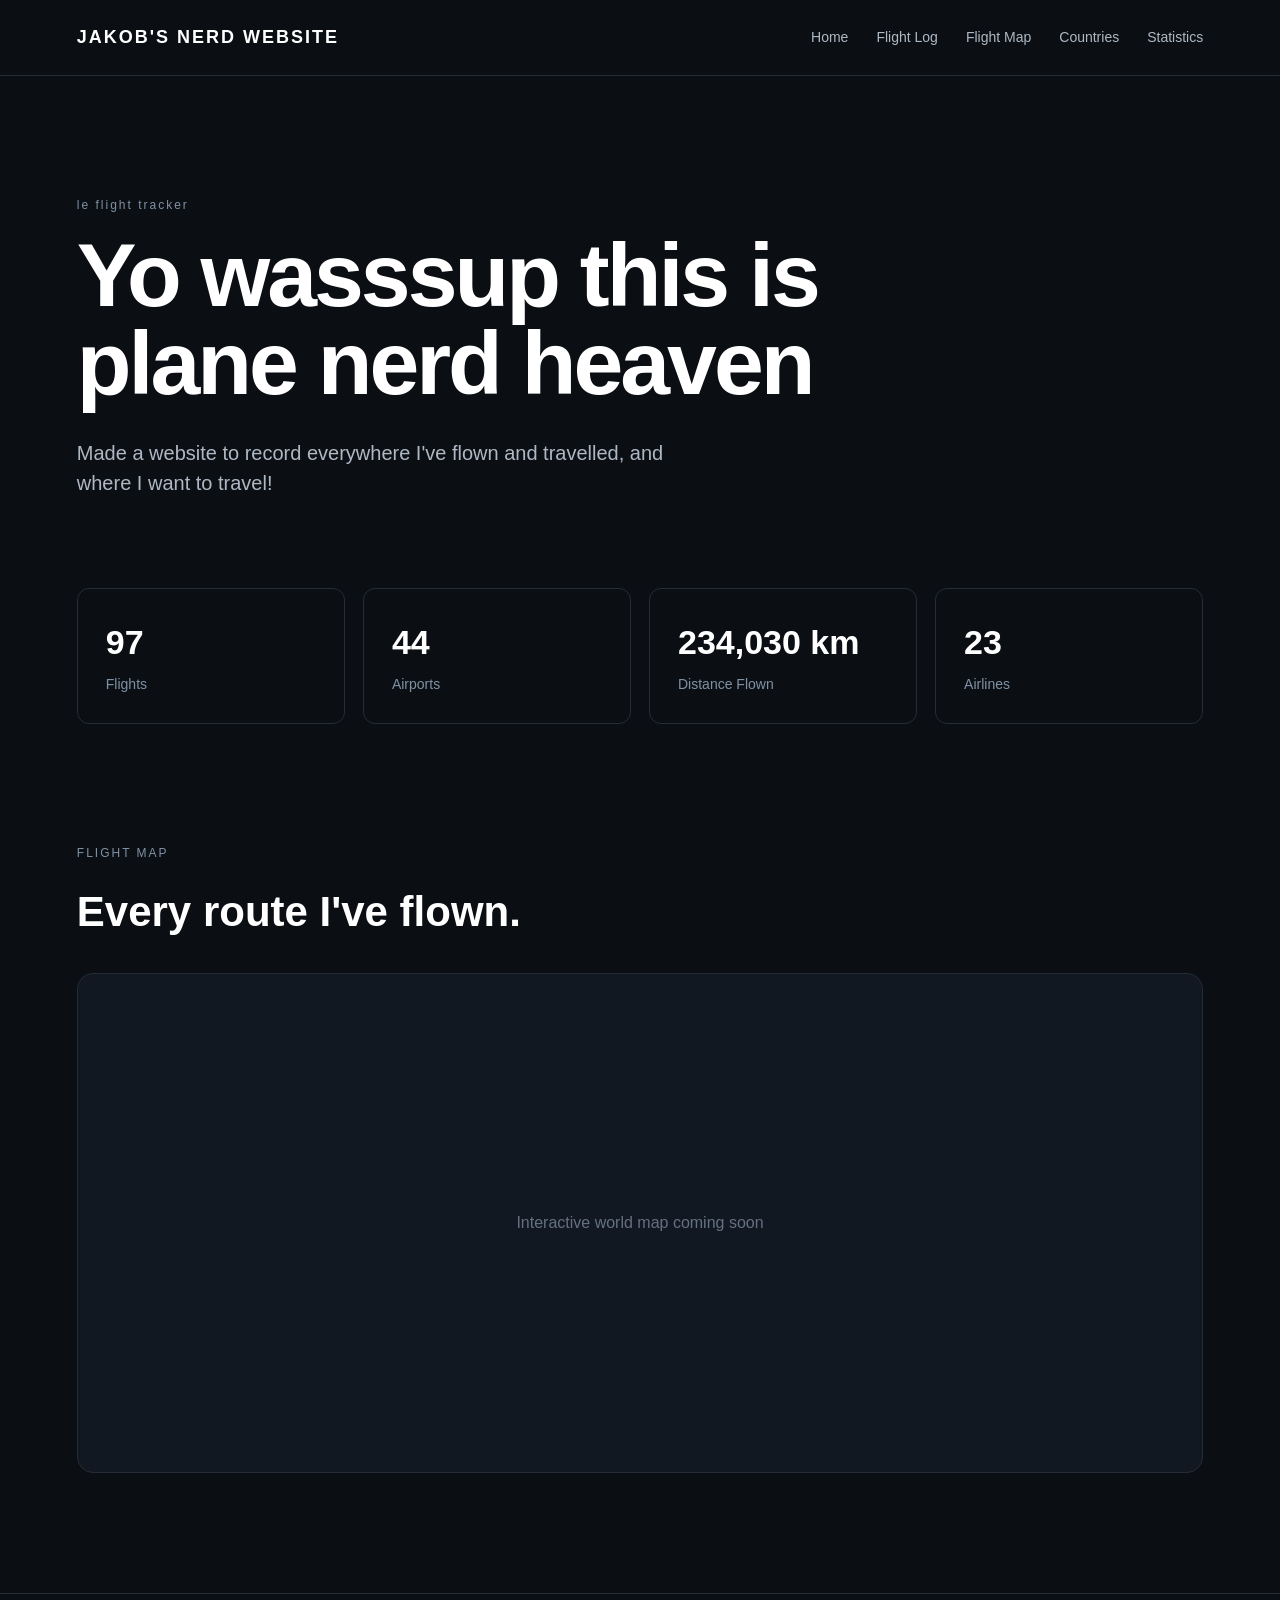
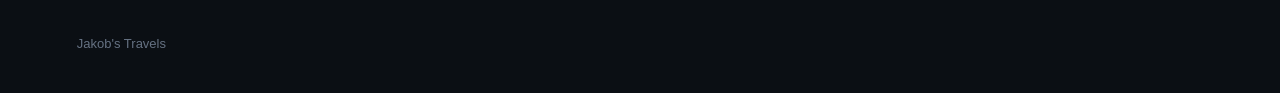
<file: index.html>
<!DOCTYPE html>
<html lang="en">

<head>
    <meta charset="UTF-8">
    <meta name="viewport" content="width=device-width, initial-scale=1.0">

    <title>Jakob's Travels</title>

    <link rel="stylesheet" href="style.css">
</head>

<body>

    <header>
        <div class="logo">JAKOB'S NERD WEBSITE</div>

        <nav>
            <a href="index.html">Home</a>
            <a href="flights.html">Flight Log</a>
            <a href="map.html">Flight Map</a>
            <a href="countries.html">Countries</a>
            <a href="#">Statistics</a>
        </nav>
    </header>


    <main>

        <section class="hero">

            <p class="eyebrow">le flight tracker</p>

            <h1>Yo wasssup this is plane nerd heaven</h1>

            <p class="intro">
                Made a website to record everywhere I've flown and travelled, and where I want to travel!
            </p>

        </section>


    <section class="stats">

        <div class="stat-card">
            <span id="total-flights" class="stat-number">—</span>
            <span class="stat-label">Flights</span>
        </div>

        <div class="stat-card">
          <span id="total-airports" class="stat-number">—</span>
            <span class="stat-label">Airports</span>
      </div>

        <div class="stat-card">
            <span id="total-distance" class="stat-number">—</span>
            <span class="stat-label">Distance Flown</span>
        </div>

        <div class="stat-card">
            <span id="total-airlines" class="stat-number">—</span>
            <span class="stat-label">Airlines</span>
        </div>

        </section>


        <section class="map-preview">

            <div class="section-heading">
                <p class="eyebrow">FLIGHT MAP</p>
                <h2>Every route I've flown.</h2>
            </div>

            <div class="map-placeholder">
                Interactive world map coming soon
            </div>

        </section>

    </main>


    <footer>
        <p>Jakob's Travels</p>
    </footer>

<script src="js/dashboard.js"></script>

</body>

</html>
</file>
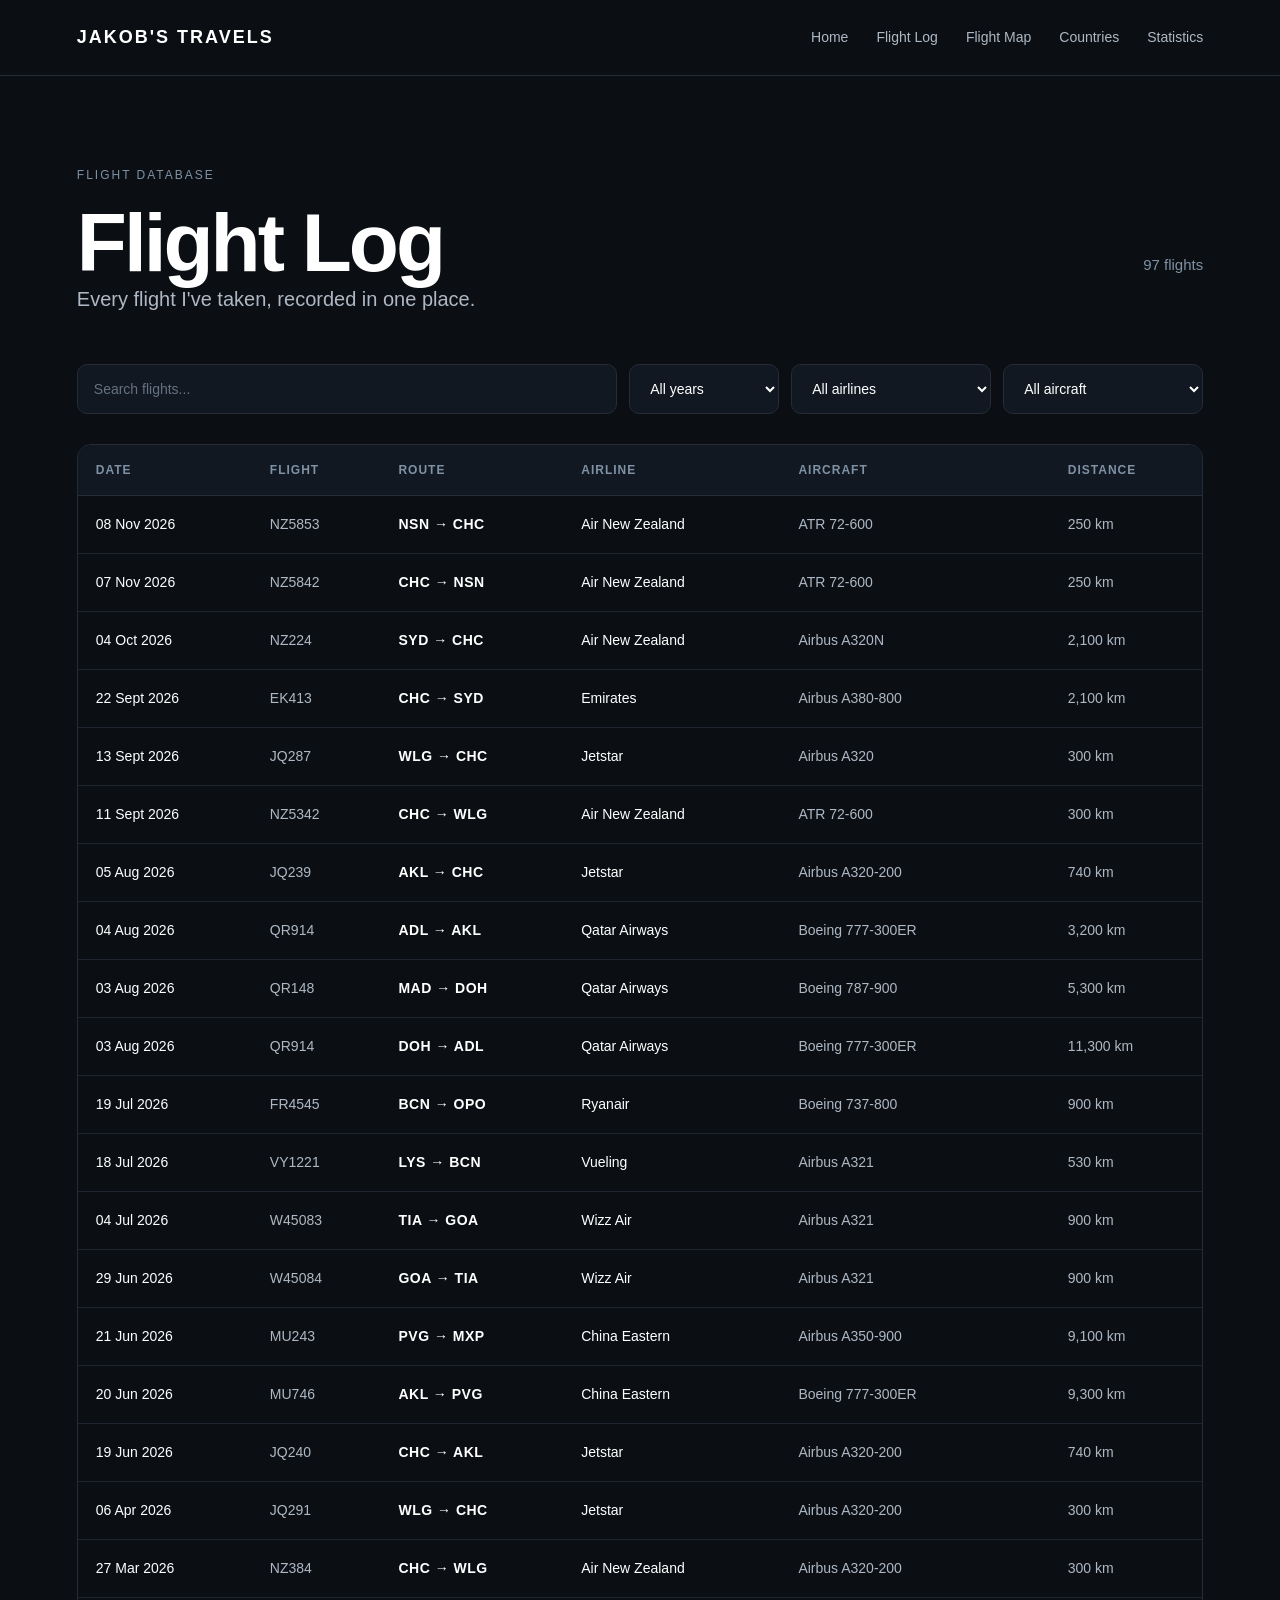
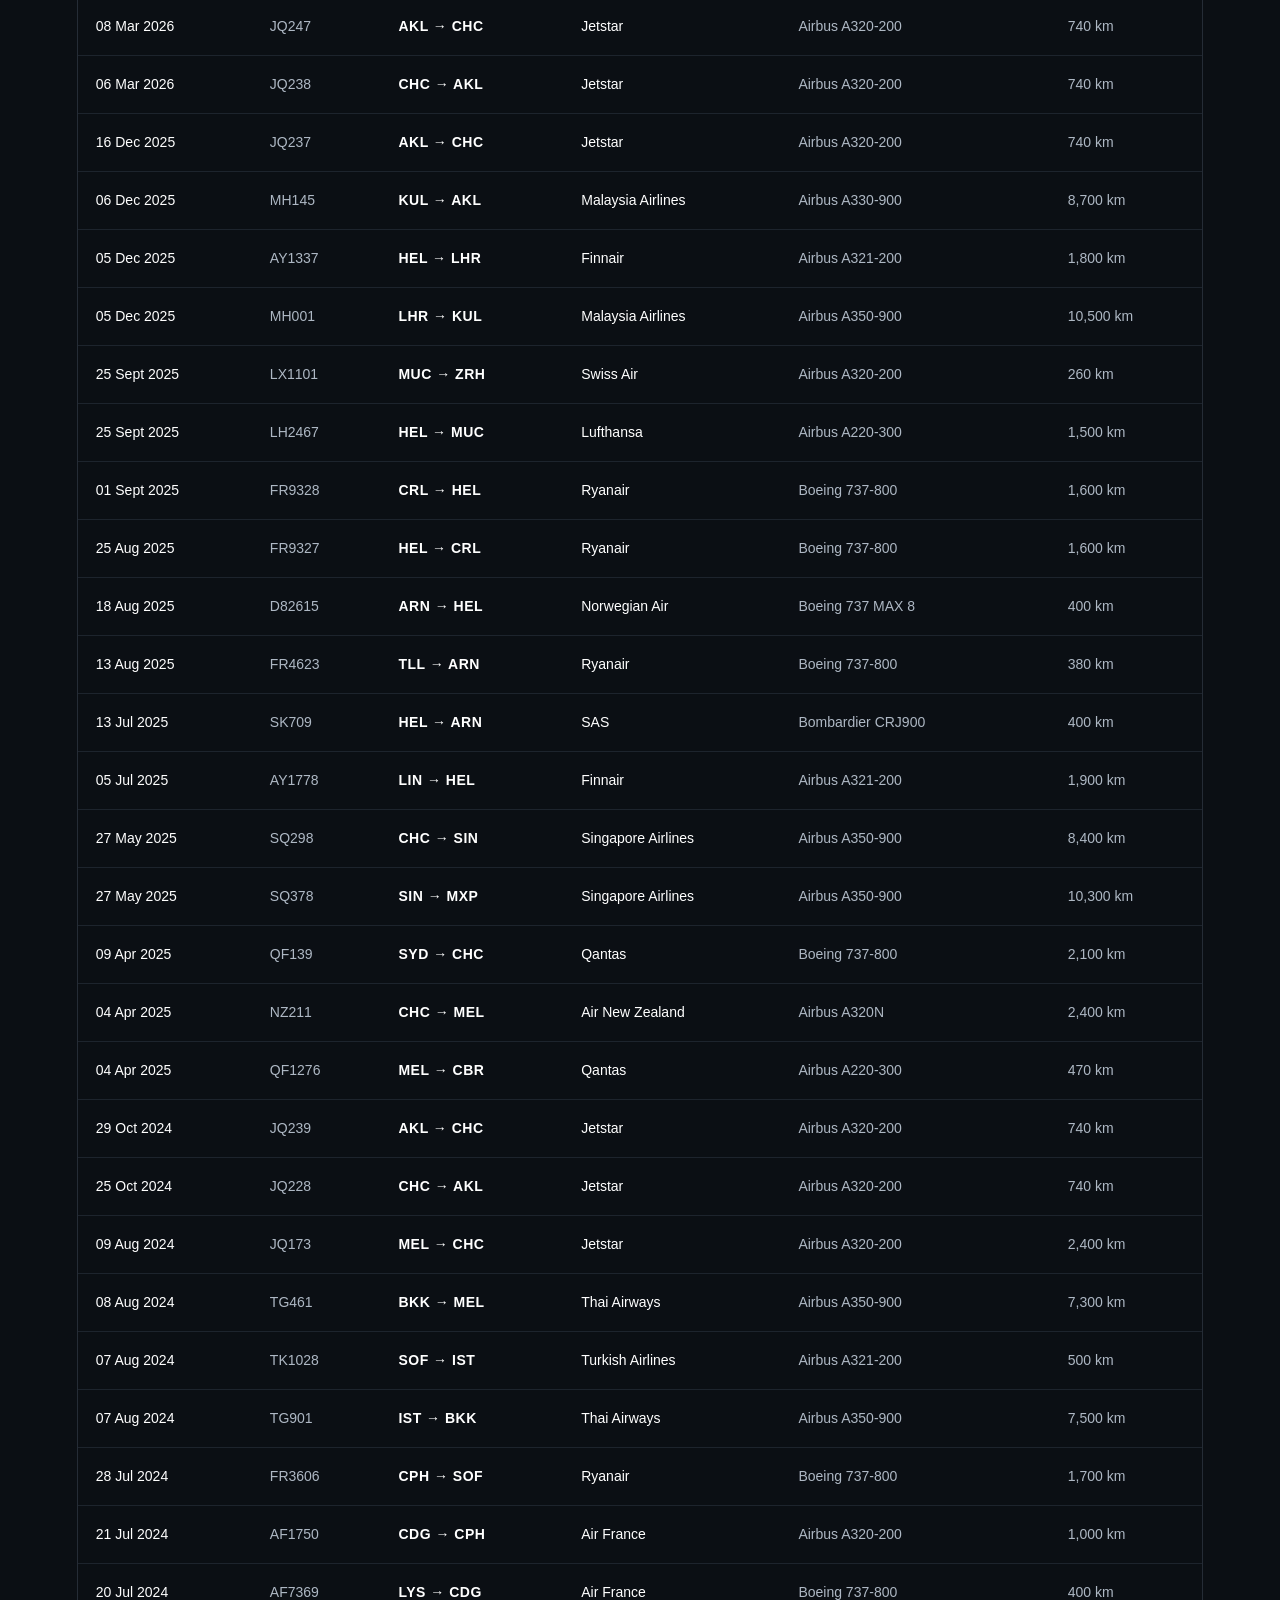
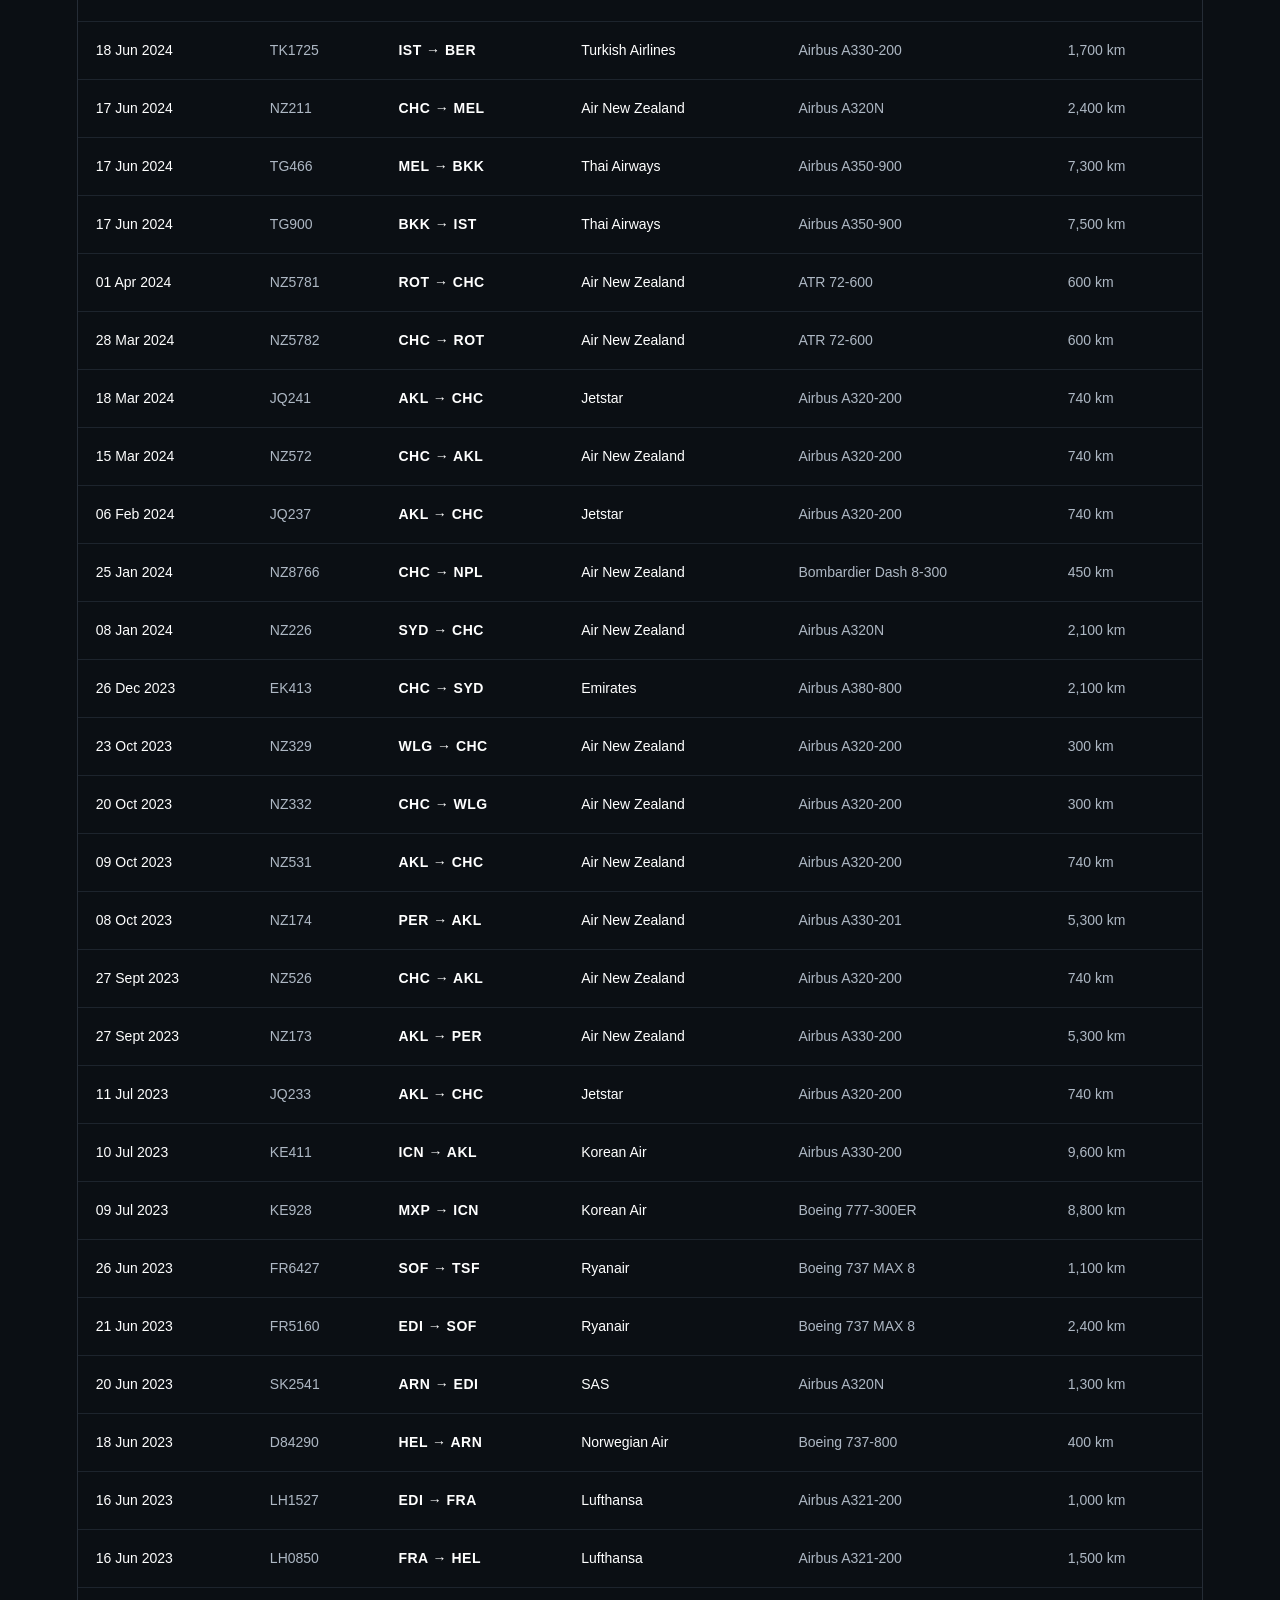
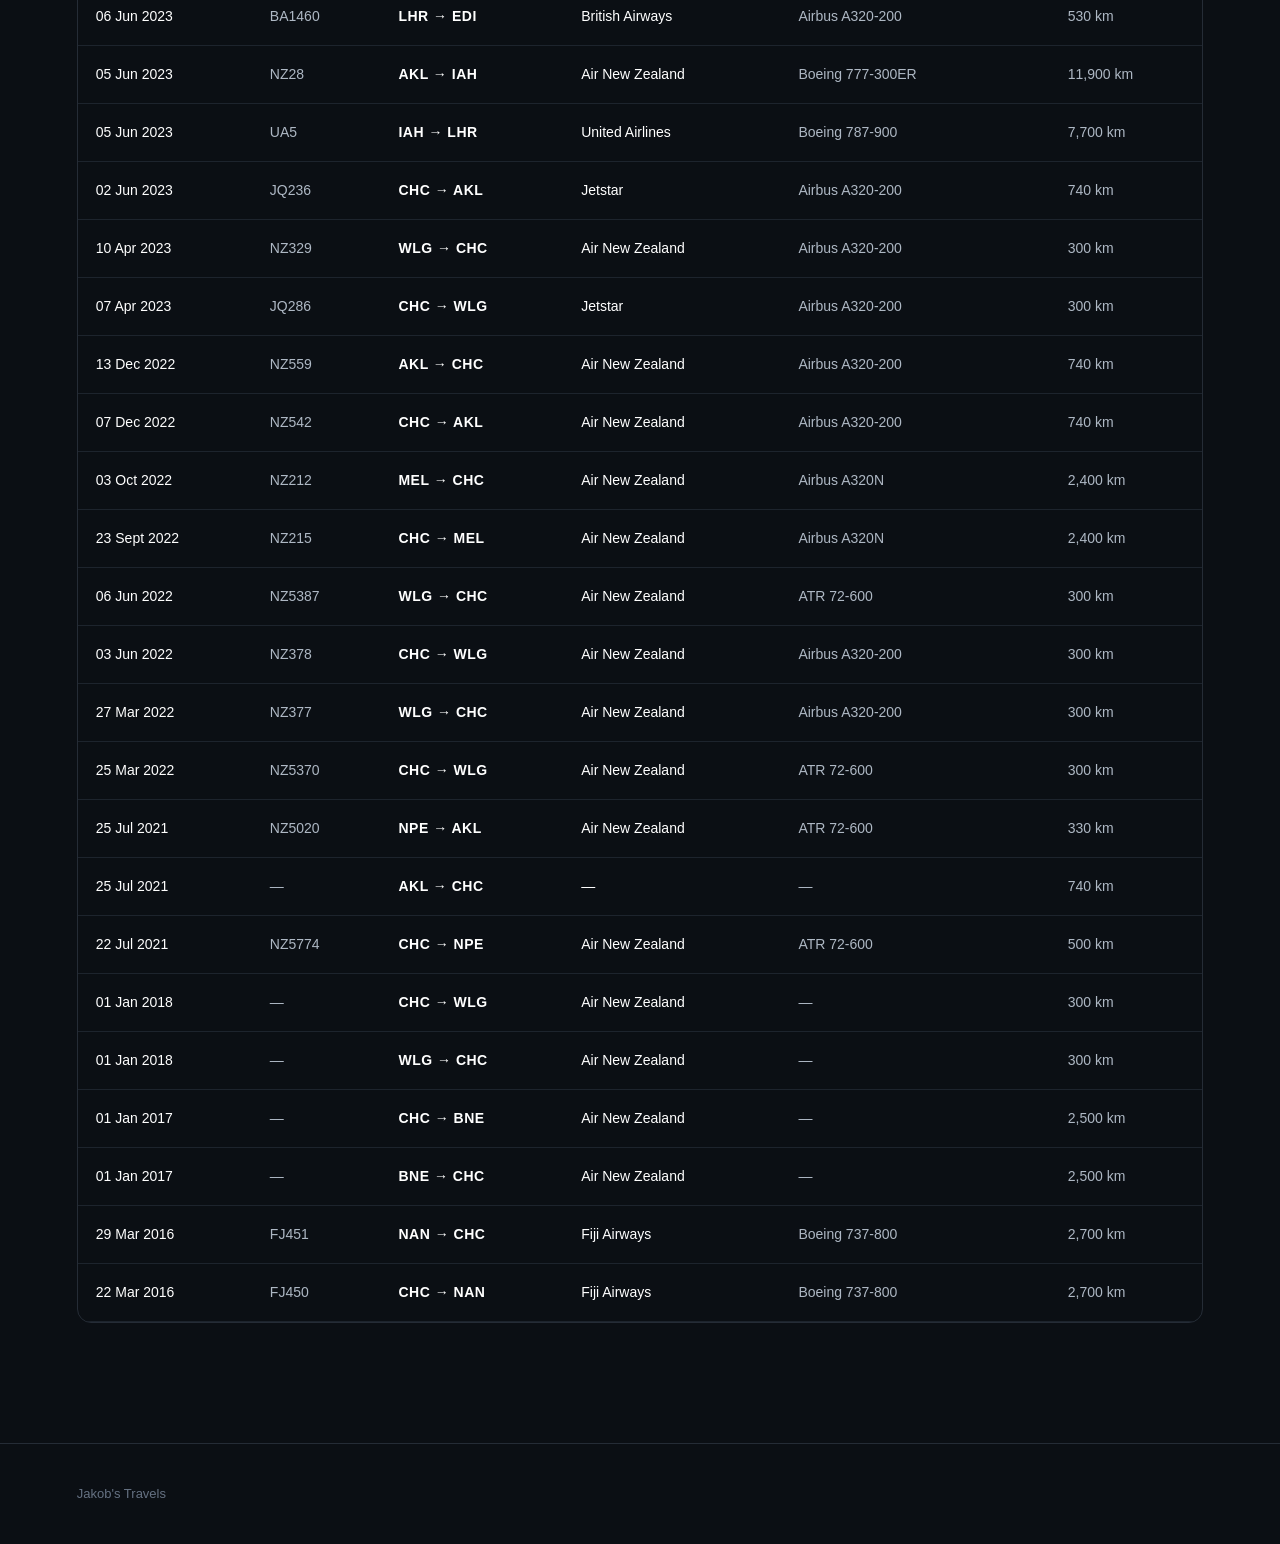
<file: flights.html>
<!DOCTYPE html>
<html lang="en">

<head>
    <meta charset="UTF-8">
    <meta name="viewport" content="width=device-width, initial-scale=1.0">

    <title>Flight Log | Jakob's Travels</title>

    <link rel="stylesheet" href="style.css">
</head>

<body>

    <header>
        <div class="logo">JAKOB'S TRAVELS</div>

        <nav>
            <a href="index.html">Home</a>
            <a href="flights.html">Flight Log</a>
            <a href="map.html">Flight Map</a>
            <a href="countries.html">Countries</a>
            <a href="#">Statistics</a>
        </nav>
    </header>

    <main>

        <section class="page-header">

            <p class="eyebrow">FLIGHT DATABASE</p>

            <div class="page-title-row">
                <h1>Flight Log</h1>
                <span id="flight-count" class="flight-count">— flights</span>
            </div>

            <p class="intro">
                Every flight I've taken, recorded in one place.
            </p>

        </section>


        <section class="flight-tools">

    <input
        type="text"
        id="flight-search"
        placeholder="Search flights..."
    >

    <select id="year-filter">
        <option value="all">All years</option>
    </select>

    <select id="airline-filter">
        <option value="all">All airlines</option>
    </select>

    <select id="aircraft-filter">
        <option value="all">All aircraft</option>
    </select>

</section>

        <section class="flight-table-section">

            <div class="table-wrapper">

                <table class="flight-table">

                    <thead>
                        <tr>
                            <th>Date</th>
                            <th>Flight</th>
                            <th>Route</th>
                            <th>Airline</th>
                            <th>Aircraft</th>
                            <th>Distance</th>
                        </tr>
                    </thead>

                    <tbody id="flight-table-body">
                    </tbody>

                </table>

            </div>

        </section>

    </main>


    <footer>
        <p>Jakob's Travels</p>
    </footer>


    <script src="js/flight-log.js"></script>

</body>

</html>
</file>
<file: style.css>
* {
    box-sizing: border-box;
    margin: 0;
    padding: 0;
}

body {
    font-family: Arial, Helvetica, sans-serif;
    background: #0b0f14;
    color: #ffffff;
    line-height: 1.5;
}

header {
    display: flex;
    justify-content: space-between;
    align-items: center;

    padding: 24px 6%;

    border-bottom: 1px solid #252c36;
}

.logo {
    font-size: 18px;
    font-weight: bold;
    letter-spacing: 2px;
}

nav {
    display: flex;
    gap: 28px;
}

nav a {
    color: #aeb8c4;
    text-decoration: none;
    font-size: 14px;
}

nav a:hover {
    color: white;
}

main {
    width: min(1200px, 88%);
    margin: auto;
}

.hero {
    padding: 120px 0 90px;
    max-width: 850px;
}

.eyebrow {
    font-size: 12px;
    letter-spacing: 2px;
    color: #7f91a5;
    margin-bottom: 18px;
}

.hero h1 {
    font-size: clamp(48px, 7vw, 92px);
    line-height: 0.98;
    letter-spacing: -3px;
    margin-bottom: 30px;
}

.intro {
    font-size: 20px;
    color: #aeb8c4;
    max-width: 600px;
}

.stats {
    display: grid;
    grid-template-columns: repeat(4, 1fr);
    gap: 18px;

    margin-bottom: 120px;
}

.stat-card {
    border: 1px solid #252c36;
    border-radius: 12px;
    padding: 28px;

    display: flex;
    flex-direction: column;
}

.stat-number {
    font-size: 34px;
    font-weight: bold;
    margin-bottom: 6px;
}

.stat-label {
    color: #7f91a5;
    font-size: 14px;
}

.map-preview {
    margin-bottom: 120px;
}

.section-heading {
    margin-bottom: 30px;
}

.section-heading h2 {
    font-size: 42px;
}

.map-placeholder {
    height: 500px;

    border: 1px solid #252c36;
    border-radius: 16px;

    display: flex;
    justify-content: center;
    align-items: center;

    color: #657182;

    background: #111821;
}

footer {
    border-top: 1px solid #252c36;

    padding: 40px 6%;

    color: #657182;
    font-size: 13px;
}

@media (max-width: 800px) {

    header {
        flex-direction: column;
        gap: 20px;
    }

    nav {
        flex-wrap: wrap;
        justify-content: center;
    }

    .stats {
        grid-template-columns: repeat(2, 1fr);
    }

    .hero {
        padding-top: 80px;
    }

}

@media (max-width: 500px) {

    .stats {
        grid-template-columns: 1fr;
    }

}

.page-header {
    padding: 90px 0 50px;
}

.page-title-row {
    display: flex;
    align-items: end;
    justify-content: space-between;
    gap: 30px;
}

.page-title-row h1 {
    font-size: clamp(48px, 7vw, 82px);
    line-height: 1;
    letter-spacing: -3px;
}

.flight-count {
    color: #7f91a5;
    font-size: 15px;
    padding-bottom: 8px;
}

.flight-tools {
    display: grid;
    grid-template-columns: minmax(260px, 1fr) 150px 200px 200px;
    gap: 12px;
    margin-bottom: 30px;
}

.flight-tools input,
.flight-tools select {
    width: 100%;
    background: #111821;
    color: white;
    border: 1px solid #252c36;
    border-radius: 10px;
    padding: 15px 16px;
    font-size: 14px;
}

.flight-tools input::placeholder {
    color: #657182;
}

.flight-table-section {
    margin-bottom: 120px;
}

.table-wrapper {
    overflow-x: auto;
    border: 1px solid #252c36;
    border-radius: 14px;
}

.flight-table {
    width: 100%;
    border-collapse: collapse;
    min-width: 900px;
}

.flight-table th {
    text-align: left;
    padding: 16px 18px;
    font-size: 12px;
    letter-spacing: 1px;
    text-transform: uppercase;
    color: #7f91a5;
    background: #111821;
    border-bottom: 1px solid #252c36;
}

.flight-table td {
    padding: 18px;
    border-bottom: 1px solid #1d242d;
    font-size: 14px;
}

.flight-table tbody tr:hover {
    background: #111821;
}

.flight-route {
    font-weight: bold;
    letter-spacing: 0.5px;
}

.flight-number {
    color: #aeb8c4;
}

.flight-aircraft {
    color: #aeb8c4;
}

.flight-distance {
    color: #aeb8c4;
}

@media (max-width: 700px) {

    .page-title-row {
        flex-direction: column;
        align-items: flex-start;
    }

    .flight-tools {
        grid-template-columns: 1fr;
    }

}

.flight-row {
    cursor: pointer;
}

.flight-row:hover {
    background: #111821;
}

.flight-details-row {
    display: none;
}

.flight-details-row.open {
    display: table-row;
}

.flight-details-row td {
    padding: 0;
    background: #0e141c;
}

.flight-details {
    display: grid;
    grid-template-columns: repeat(3, 1fr);
    gap: 24px;

    padding: 28px 30px 32px;
    border-bottom: 1px solid #252c36;
}

.flight-details div {
    display: flex;
    flex-direction: column;
    gap: 5px;
}

.detail-label {
    font-size: 11px;
    letter-spacing: 1px;
    text-transform: uppercase;
    color: #657182;
}

.flight-details strong {
    font-size: 14px;
    font-weight: 500;
    color: #d9e0e8;
}

@media (max-width: 700px) {

    .flight-details {
        grid-template-columns: 1fr;
    }

}

.flight-map-section {
    margin-bottom: 120px;
}

#flight-map {
    width: 100%;
    height: 650px;
    border: 1px solid #252c36;
    border-radius: 16px;
    overflow: hidden;
}

.airport-label {
    background: transparent;
    border: none;
    color: #111;

    font-size: 10px;
    font-weight: 700;
    letter-spacing: 0.5px;

    text-shadow:
        0 1px 2px white,
        0 0 3px white;

    transform: translate(7px, -5px);
    pointer-events: none;
}

.leaflet-interactive:focus {
    outline: none;
}

.map-wrapper {
    position: relative;
}

.map-info-panel {
    position: absolute;
    top: 20px;
    right: 20px;
    z-index: 500;

    width: 190px;

    background: rgba(11, 15, 20, 0.92);
    border: 1px solid #252c36;
    border-radius: 12px;

    padding: 18px;

    color: white;

    backdrop-filter: blur(8px);
}

.map-info-title {
    font-size: 11px;
    letter-spacing: 1.5px;
    color: #7f91a5;

    margin-bottom: 16px;
}

.map-info-stat {
    display: flex;
    justify-content: space-between;
    align-items: baseline;

    margin-bottom: 8px;
}

.map-info-stat span {
    font-size: 20px;
    font-weight: 700;
}

.map-info-stat small {
    color: #7f91a5;
}

.route-legend {
    margin-top: 18px;
    padding-top: 14px;

    border-top: 1px solid #252c36;
}

.route-legend p {
    font-size: 10px;
    letter-spacing: 1px;
    color: #657182;

    margin-bottom: 10px;
}

.route-legend div {
    display: flex;
    align-items: center;
    gap: 10px;

    font-size: 12px;
    color: #aeb8c4;

    margin-bottom: 8px;
}

.legend-line {
    display: inline-block;

    width: 36px;

    border-top-style: solid;
}

.legend-line.thin {
    border-top-width: 1px;
}

.legend-line.medium {
    border-top-width: 3px;
}

.legend-line.thick {
    border-top-width: 6px;
}

@media (max-width: 700px) {

    .map-info-panel {
        position: static;

        width: 100%;

        margin-top: 14px;
    }

}


.map-filters {
    display: grid;
    grid-template-columns: 160px 220px 220px;
    gap: 12px;
    margin-bottom: 18px;
}

.map-filters select {
    width: 100%;

    background: #111821;
    color: white;

    border: 1px solid #252c36;
    border-radius: 10px;

    padding: 13px 14px;

    font-size: 14px;
}

@media (max-width: 700px) {

    .map-filters {
        grid-template-columns: 1fr;
    }

}

.route-popup {
    min-width: 260px;
    color: #17202b;
}

.route-popup-heading {
    display: flex;
    flex-direction: column;
    gap: 3px;

    padding-bottom: 12px;
    border-bottom: 1px solid #dfe3e8;
}

.route-popup-heading strong {
    font-size: 19px;
}

.route-popup-heading span {
    font-size: 12px;
    color: #66717e;
}

.route-popup-main-stat {
    display: flex;
    align-items: baseline;
    gap: 6px;

    padding: 15px 0 12px;
}

.route-popup-main-stat strong {
    font-size: 28px;
}

.route-popup-main-stat span {
    color: #66717e;
}

.route-popup-grid {
    display: grid;
    grid-template-columns: 1fr 1fr;
    gap: 12px;

    padding-bottom: 14px;
}

.route-popup-grid div {
    display: flex;
    flex-direction: column;
    gap: 3px;
}

.route-popup-grid span,
.route-popup-label {
    font-size: 9px;
    letter-spacing: 1px;
    color: #7d8792;
}

.route-popup-grid strong {
    font-size: 12px;
}

.route-popup-section {
    padding: 11px 0;
    border-top: 1px solid #e4e7ea;

    font-size: 12px;
    line-height: 1.7;
}

.route-popup-label {
    display: block;
    margin-bottom: 5px;
}

.route-tooltip {
    line-height: 1.35;
}

/* ================================
   COUNTRIES PAGE
================================ */

.countries-section {
    margin-top: 30px;
}

.country-stats {
    display: grid;
    grid-template-columns: repeat(3, 1fr);
    gap: 18px;
    margin-bottom: 20px;
}

.country-stat-card {
    background: #0d131a;
    border: 1px solid #252c36;
    border-radius: 14px;
    padding: 22px;
}

.country-stat-card span {
    display: block;
    font-size: 32px;
    font-weight: 700;
    color: white;
}

.country-stat-card small {
    display: block;
    margin-top: 5px;
    color: #8ea6c1;
    font-size: 13px;
}

.country-map-wrapper {
    position: relative;
    border: 1px solid #252c36;
    border-radius: 18px;
    overflow: hidden;
}

#country-map {
    width: 100%;
    height: 650px;
}

.country-map-legend {
    position: absolute;
    z-index: 1000;

    top: 22px;
    right: 22px;

    width: 170px;

    background: #111a22;
    border: 1px solid #26313b;
    border-radius: 13px;

    padding: 18px;

    color: #c9d4df;
}

.country-map-legend p {
    margin: 0 0 15px;

    font-size: 10px;
    letter-spacing: 1.5px;

    color: #7f94aa;
}

.country-map-legend div {
    display: flex;
    align-items: center;
    gap: 10px;

    margin: 10px 0;

    font-size: 12px;
}

.country-key {
    width: 14px;
    height: 14px;

    border-radius: 3px;

    display: inline-block;
}

.country-key.visited {
    background: #35a76f;
}

.country-key.flown {
    background: transparent;
    border: 2px solid #35a76f;
    box-sizing: border-box;
}

.country-key.wishlist {
    background: #3789e8;
}


@media (max-width: 700px) {

    .country-stats {
        grid-template-columns: 1fr;
    }

    #country-map {
        height: 520px;
    }

    .country-map-legend {
        top: 12px;
        right: 12px;

        width: 145px;
    }

}

#country-map {
    background: #b9d9e8;
}

/* ================================
   COUNTRY DETAIL PANEL
================================ */

.country-detail-panel {
    margin-top: 20px;

    background: #0d131a;
    border: 1px solid #252c36;
    border-radius: 16px;

    padding: 28px 30px;

    min-height: 150px;
}


.country-detail-eyebrow {
    margin: 0 0 8px;

    font-size: 10px;
    letter-spacing: 1.7px;

    color: #7f94aa;
}


.country-detail-empty h2,
.country-detail-header h2 {
    margin: 0;

    color: #ffffff;

    font-size: 28px;
}


.country-detail-empty > p:last-child {
    margin: 10px 0 0;

    color: #8ea0b3;
}


.country-detail-header {
    display: flex;

    justify-content: space-between;
    align-items: flex-start;

    gap: 20px;
}


.country-status-badge {
    display: inline-flex;

    align-items: center;

    padding: 8px 12px;

    border-radius: 999px;

    font-size: 11px;
    font-weight: 700;

    letter-spacing: 0.4px;
}


.country-detail-grid {
    display: grid;

    grid-template-columns:
        repeat(2, minmax(0, 1fr));

    gap: 14px;

    margin-top: 25px;
}


.country-detail-stat {
    background: #111a22;

    border: 1px solid #26313b;
    border-radius: 11px;

    padding: 16px 18px;
}


.country-detail-stat span {
    display: block;

    margin-bottom: 7px;

    font-size: 9px;
    letter-spacing: 1.3px;

    color: #71879d;
}


.country-detail-stat strong {
    color: #dce6ef;

    font-size: 14px;
}


.country-detail-note {
    margin-top: 18px;

    color: #8ea0b3;

    font-size: 13px;

    line-height: 1.5;
}


/* VISITED */

.country-status-badge.visited {
    color: #77d8a5;

    background: rgba(53, 167, 111, 0.12);

    border: 1px solid rgba(53, 167, 111, 0.35);
}


/* WISHLIST */

.country-status-badge.wishlist {
    color: #78b5fa;

    background: rgba(55, 137, 232, 0.12);

    border: 1px solid rgba(55, 137, 232, 0.35);
}


/* FLOWN THROUGH */

.country-status-badge.flown {
    color: #77d8a5;

    background: transparent;

    border: 1px solid #35a76f;
}


/* NONE */

.country-status-badge.none {
    color: #98a7b5;

    background: #141c24;

    border: 1px solid #303a44;
}


@media (max-width: 700px) {

    .country-detail-panel {
        padding: 22px;
    }

    .country-detail-header {
        flex-direction: column;
    }

    .country-detail-grid {
        grid-template-columns: 1fr;
    }

}

/* ================================
   COUNTRY FLIGHT ACTIVITY
================================ */

.country-flight-section {
    margin-top: 26px;

    padding-top: 22px;

    border-top: 1px solid #252c36;
}


.country-flight-summary {
    display: flex;

    gap: 45px;

    margin-top: 14px;
    margin-bottom: 22px;
}


.country-flight-summary div {
    display: flex;
    align-items: baseline;

    gap: 8px;
}


.country-flight-summary strong {
    color: #ffffff;

    font-size: 30px;
}


.country-flight-summary span {
    color: #7f94aa;

    font-size: 12px;
}


.country-airports-block {
    background: #111a22;

    border: 1px solid #26313b;
    border-radius: 11px;

    padding: 15px 18px;
}


.country-flight-label {
    display: block;

    margin-bottom: 9px;

    color: #71879d;

    font-size: 9px;
    letter-spacing: 1.3px;
}


#country-airports-list {
    color: #dce6ef;

    font-size: 14px;

    line-height: 1.7;
}


.country-airport-code {
    display: inline-block;

    margin-right: 8px;
    margin-bottom: 5px;

    padding: 4px 8px;

    border-radius: 6px;

    background: #17222d;

    border: 1px solid #2b3946;

    color: #9ec7f5;

    font-size: 12px;
    font-weight: 700;

    letter-spacing: 0.5px;
}


@media (max-width: 700px) {

    .country-flight-summary {
        gap: 25px;
    }

}

/* ================================
   COUNTRY TRAVEL ACTIVITY
================================ */

.country-travel-section {
    margin-top: 26px;
    padding-top: 22px;
    border-top: 1px solid #252c36;
}


.country-travel-summary {
    display: flex;
    gap: 45px;

    margin-top: 14px;
    margin-bottom: 22px;
}


.country-travel-summary div {
    display: flex;
    align-items: baseline;
    gap: 8px;
}


.country-travel-summary strong {
    color: #ffffff;
    font-size: 30px;
}


.country-travel-summary span {
    color: #7f94aa;
    font-size: 12px;
}


.country-places-block {
    background: #111a22;

    border: 1px solid #26313b;
    border-radius: 11px;

    padding: 15px 18px;
}


.country-travel-label {
    display: block;

    margin-bottom: 9px;

    color: #71879d;

    font-size: 9px;
    letter-spacing: 1.3px;
}


#country-places-list {
    color: #dce6ef;

    font-size: 14px;
    line-height: 1.7;
}

/* ================================
   COUNTRY VISIT HISTORY
================================ */

.country-visit-history {
    margin-top: 14px;

    background: #111a22;
    border: 1px solid #26313b;
    border-radius: 11px;

    padding: 15px 18px;
}


#country-visit-history-list {
    display: flex;
    flex-direction: column;
    gap: 12px;
}


.country-visit-entry {
    padding-bottom: 12px;
    border-bottom: 1px solid #26313b;
}


.country-visit-entry:last-child {
    padding-bottom: 0;
    border-bottom: none;
}


.country-visit-year {
    display: block;

    margin-bottom: 5px;

    color: #ffffff;

    font-size: 15px;
    font-weight: 600;
}


.country-visit-places {
    color: #8fa3b7;

    font-size: 13px;
    line-height: 1.6;
}
</file>
